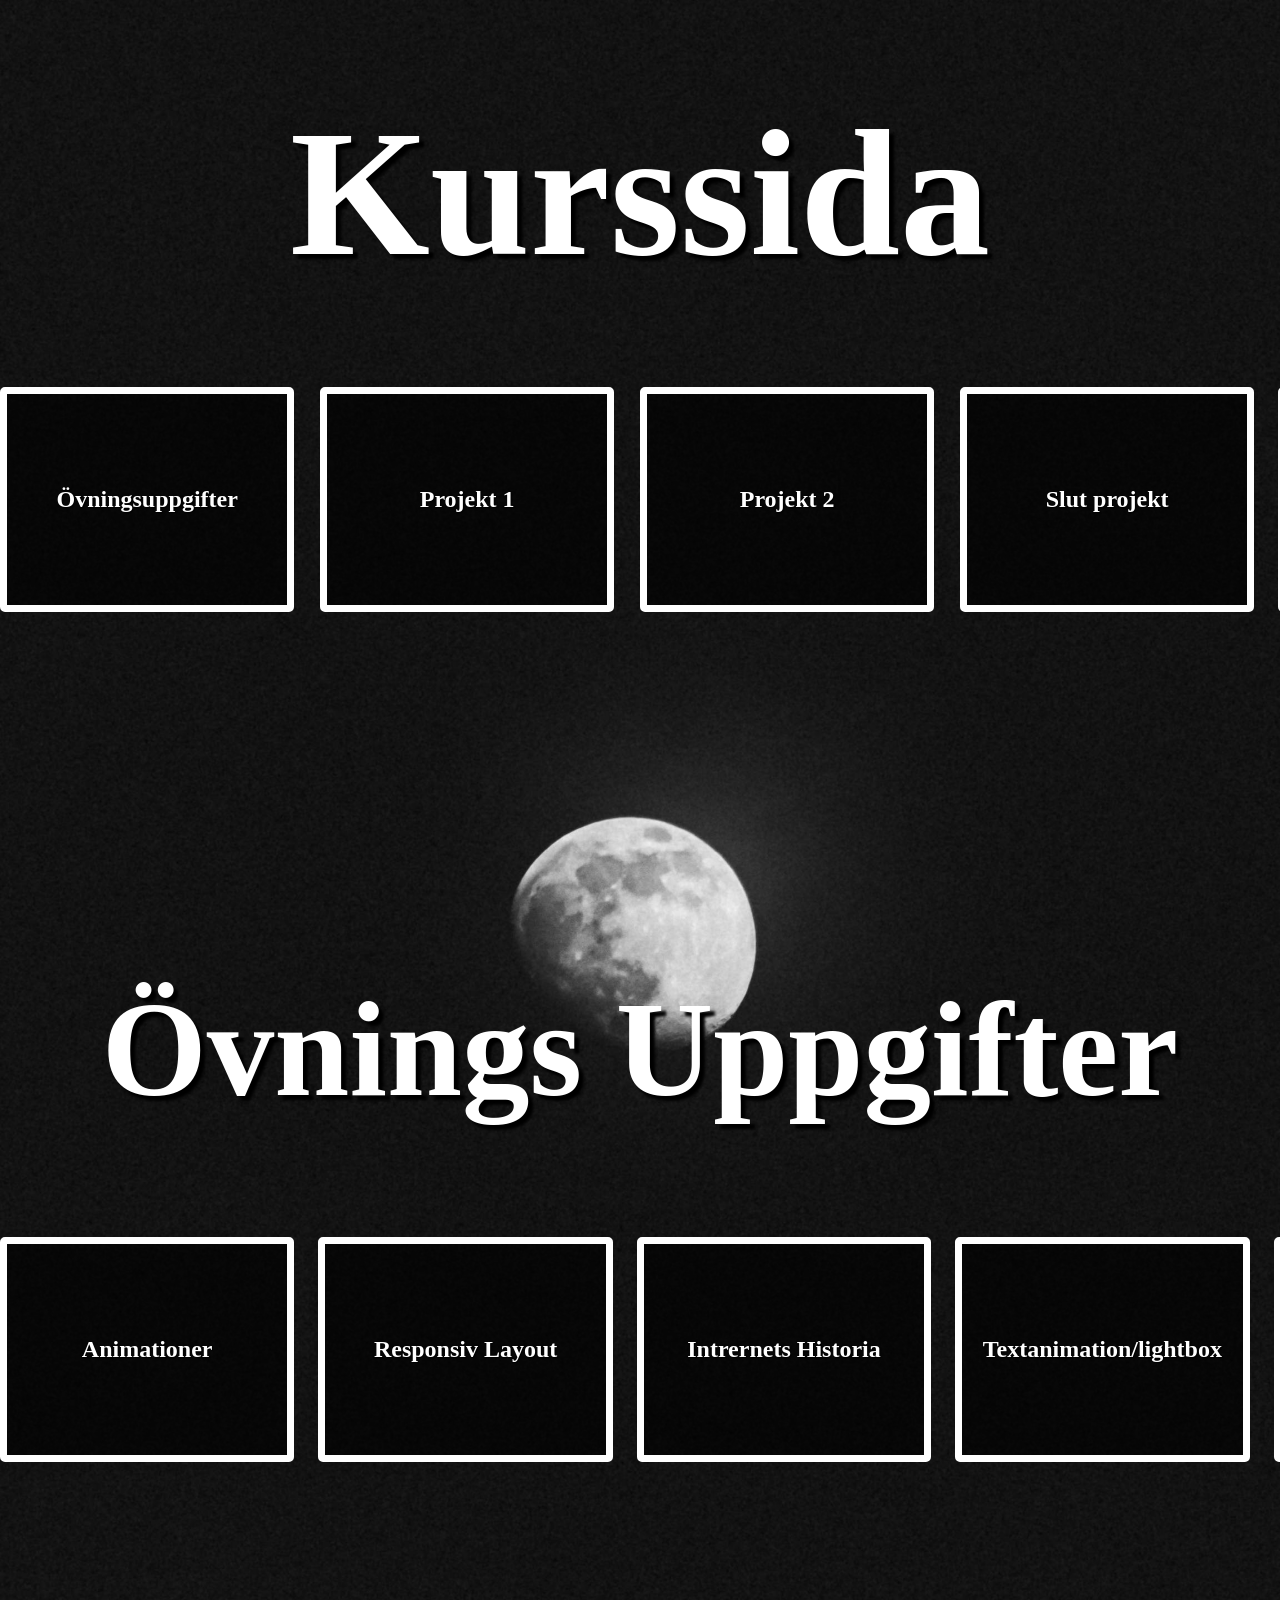
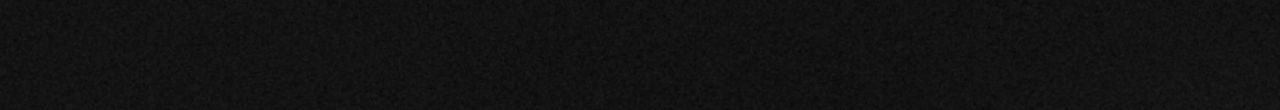
<file: index.html>
<!DOCTYPE html>
<html lang="en">
<head>
    <meta charset="UTF-8">
    <meta name="viewport" content="width=device-width, initial-scale=1.0">
    <title>kurssida</title>
    <link rel="stylesheet" href="style.css">
</head>

<body>

    <div class="kurssida">Kurssida</div>

    <div class="carousel">
        <div class="group">
            <a href="#uppgift-sida">
                <div class="box">
                    <h1>Övningsuppgifter</h1>
                </div>
            </a>
            <a href="Projekt_1/index.html">
                <div class="box">
                    <h1>Projekt 1</h1>
                </div>
            </a>
            <a href="projekt_2/index.html">
                <div class="box">
                    <h1>Projekt 2</h1>
                </div>
            </a>   
            <a href="projekt3/index.html">
                <div class="box">
                    <h1>Slut projekt</h1>
                </div>
            </a>
        </div>
        <div area-hidden class="group">
            <a href="#uppgift-sida">
                <div class="box">
                    <h1>Övningsuppgifter</h1>
                </div>
            </a>
            <a href="Projekt_1/index.html">
                <div class="box">
                    <h1>Projekt 1</h1>
                </div>
            </a>
            <a href="projekt_2/index.html">
                <div class="box">
                    <h1>Projekt 2</h1>
                </div>
            </a>   
            <a href="projekt3/index.html">
                <div class="box">
                    <h1>Projekt 3</h1>
                </div>   
            </a>
        </div>
    </div>
    <div class="titel-sida-2">Övnings Uppgifter</div>

    <div class="carousel">
        <div class="group">
            <div id="uppgift-sida">
                <div class="uppgifter">
                    <a href="ovningar/Animationer/index.html">
                        <div class="box1">
                            <h1>Animationer</h1>
                        </div>
                    </a>
                    <a href="ovningar/responsiv/responsiv.html">
                        <div class="box1">
                            <h1>Responsiv Layout</h1>
                        </div>
                    </a>
                    <a href="ovningar/Internets_historia/index.html">
                        <div class="box1">
                            <h1>Intrernets Historia</h1>
                        </div>
                    </a>   
                    <a href="ovningar/textAnimation/textanimation.html">
                        <div class="box1">
                            <h1>Textanimation/lightbox</h1>
                        </div>
                    </a>

                    <a href="ovningar/sektion/index.html">
                        <div class="box1">
                            <h1>Sektion uppgift</h1>
                        </div>
                    </a>
                </div>
            </div>
        </div>

        <div area-hidden class="group">
            <div id="uppgift-sida">
                <div class="uppgifter">
                    <a href="ovningar/Animationer/index.html">
                        <div class="box1">
                            <h1>Animationer</h1>
                        </div>
                    </a>
                    <a href="ovningar/responsiv/responsiv.html">
                        <div class="box1">
                            <h1>Responsiv Layout</h1>
                        </div>
                    </a>
                    <a href="ovningar/Internets_historia/index.html">
                        <div class="box1">
                            <h1>Intrernets Historia</h1>
                        </div>
                    </a>   
                    <a href="ovningar/textAnimation/textanimation.html">
                        <div class="box1">
                            <h1>Textanimation</h1>
                        </div>
                    </a>

                    <a href="ovningar/sektion/index.html">
                        <div class="box1">
                            <h1>Sektion uppgift</h1>
                        </div>
                    </a>
                </div>
            </div>
        </div>
    </div>
    </div>
</body>
</html>
</file>
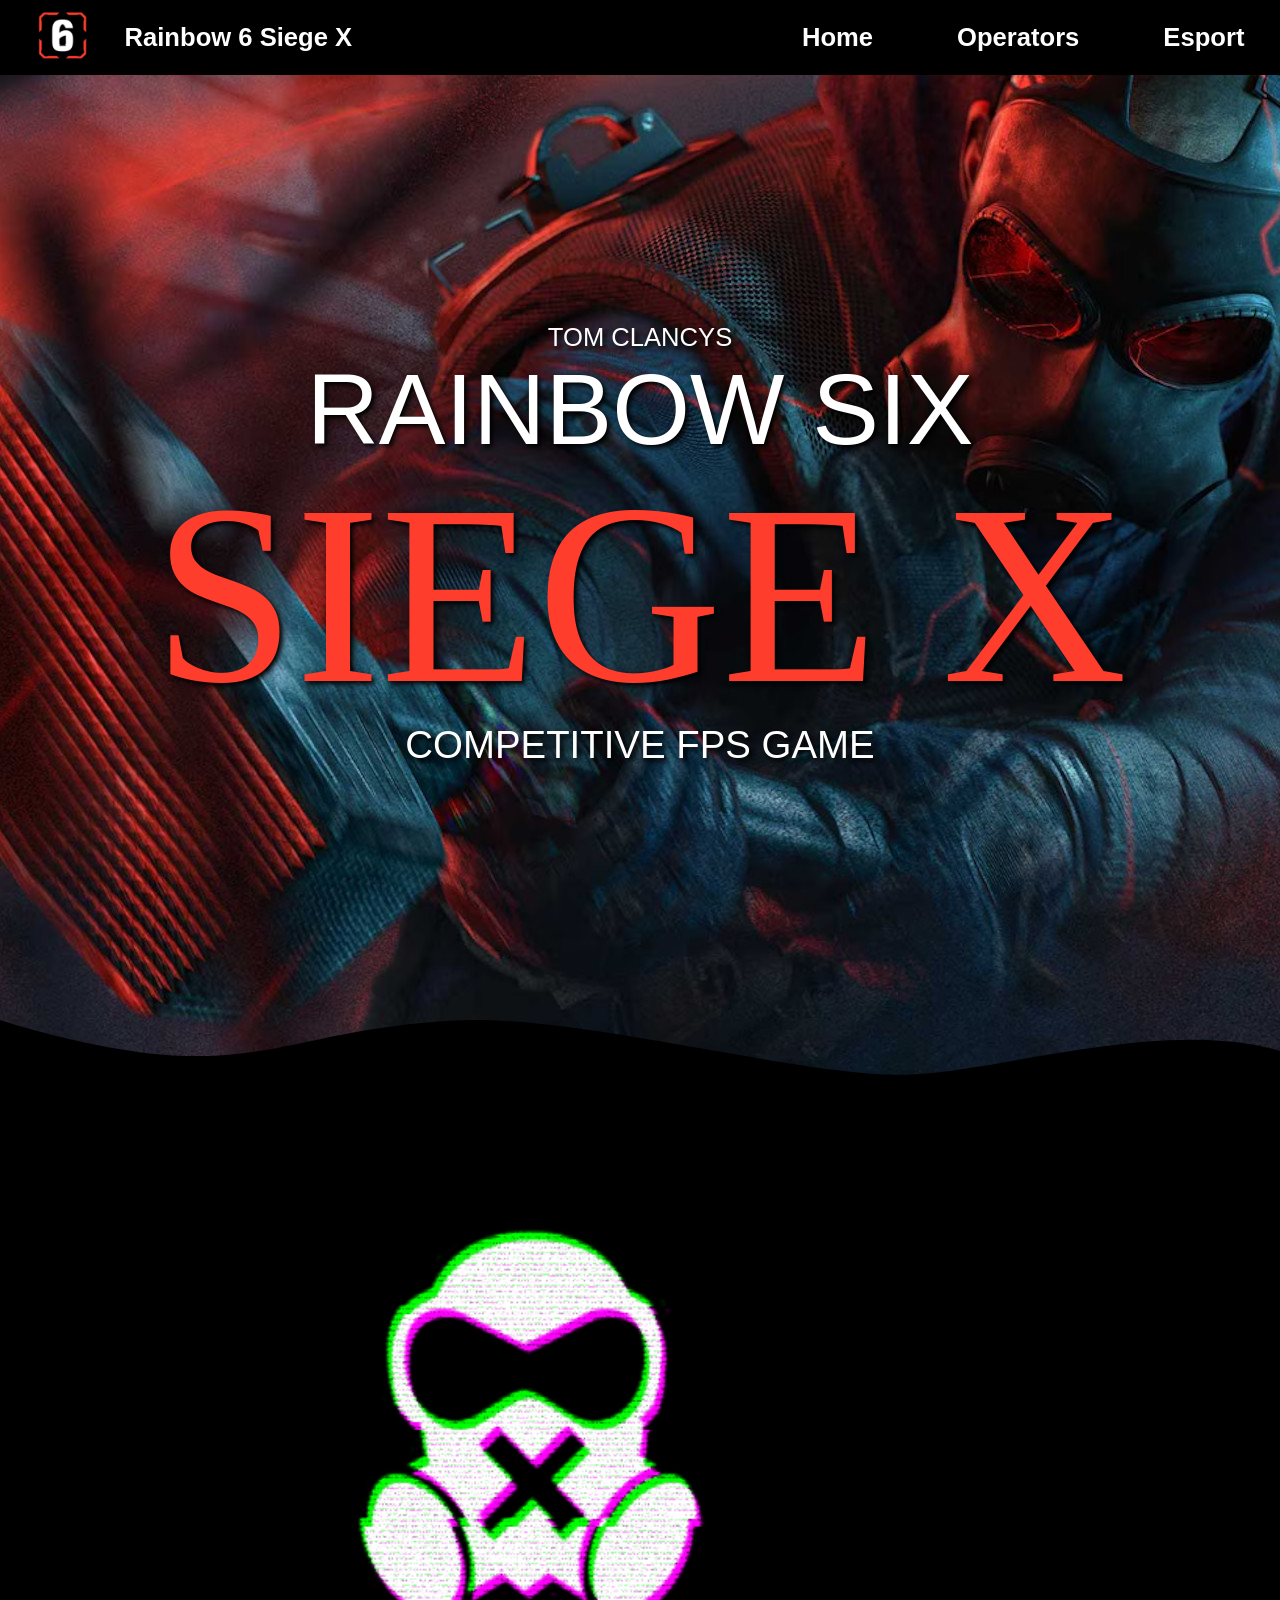
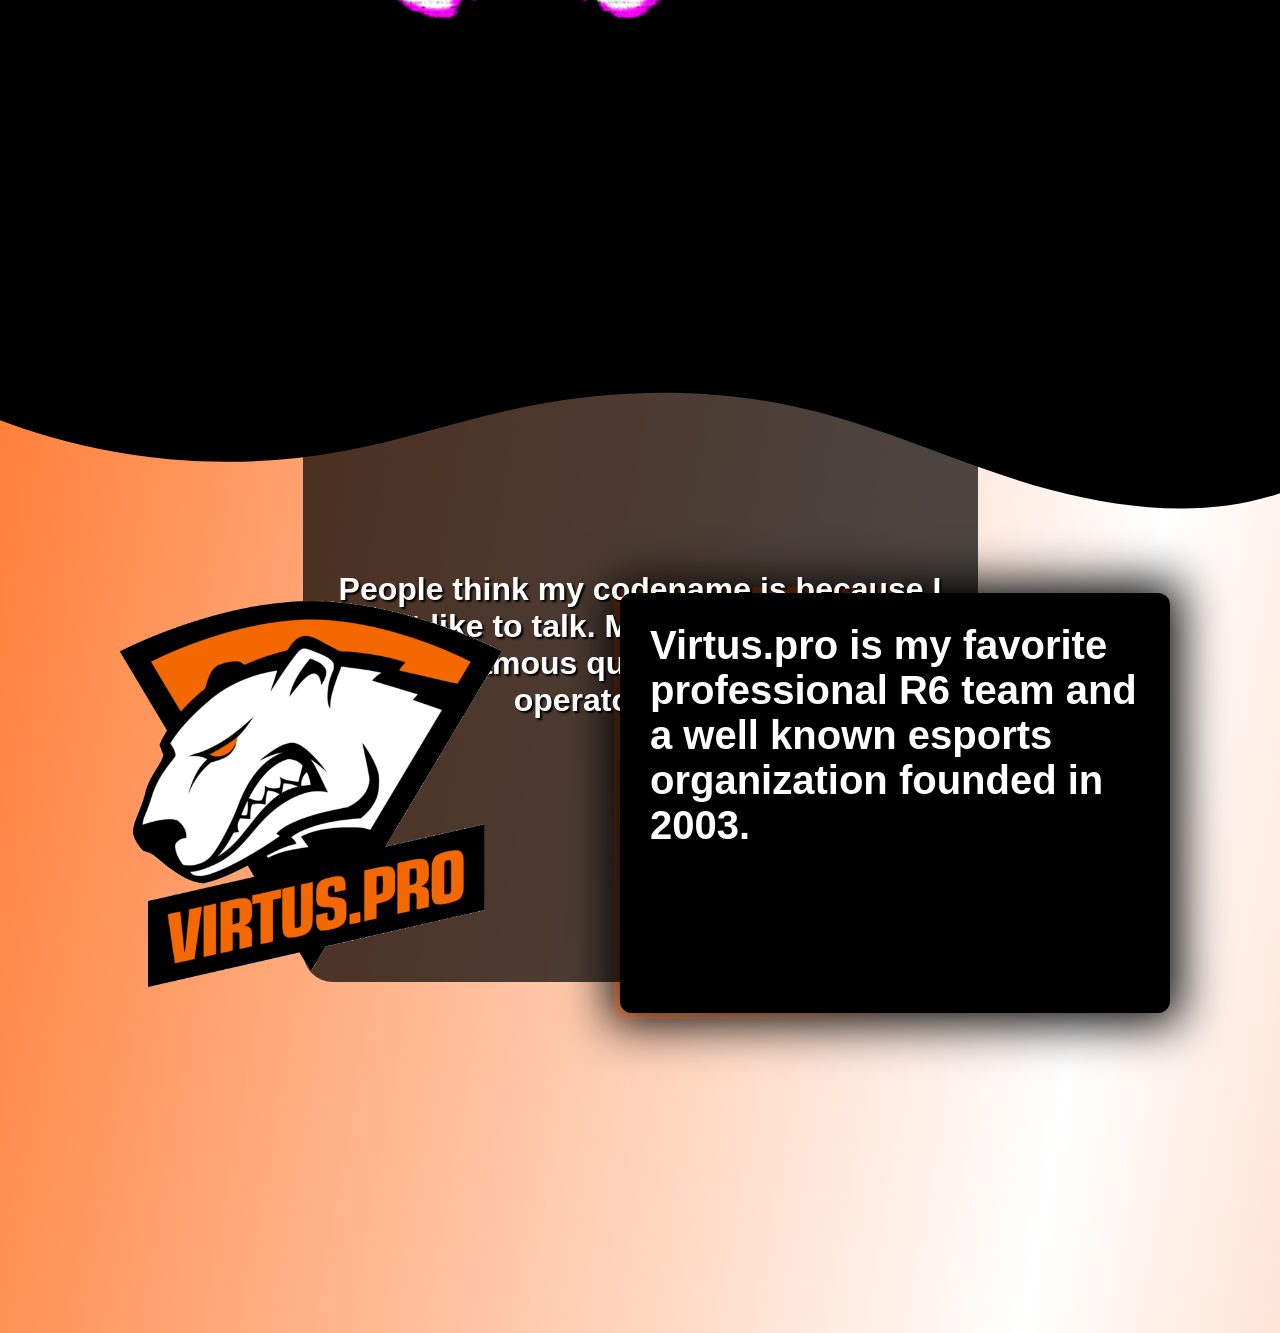
<file: Projekt_1/index.html>
<!DOCTYPE html>
<html lang="en">
<head>
    <meta charset="UTF-8">
    <meta name="viewport" content="width=device-width, initial-scale=1.0">
    <title>Rainbow 6 Siege X</title>
    <link rel="stylesheet" href="style.css">
</head>
<body>
    <header>
        <div class="header_box">
            <div class="left">
                <a href="../index.html"><img src="image.png" alt="Logo"></a>
                <a href="#">Rainbow 6 Siege X</a>
            </div>
            <div class="right">
                <a href="#">Home</a>
                <a href="#operator">Operators</a>
                <a href="#esports_tab">Esport</a>
            </div>
        </div>
    </header>
    


    <div class="introduction">
        <div class="herotext">
            <p class="TOM_CLANCYS">TOM CLANCYS</p>
            <p class="RAINBOW_6">RAINBOW SIX</p>
            <p class="SIEGE_X">SIEGE X</p>
            <p class="Competitive_FPS_Game">COMPETITIVE FPS GAME</p>
        </div>

    </div>
        <div class="wave">
            <svg data-name="Layer 1" xmlns="http://www.w3.org/2000/svg" viewBox="0 0 1200 120" preserveAspectRatio="none">
            </svg>
        </div>

    <div class="operator" id="operator">
        <div class="left_o">
            <img src="mute.gif" alt="">
        </div>
    

        <div class="right_o"> 
            <p class="Denari_text"W>People think my codename is because I don't like to talk. Maybe I just don't like you." - Famous quote from my fovorite operator "Mute".
            </p>
        </div>
    </div>
        <div class="wave2">
            <svg data-name="Layer 1" xmlns="http://www.w3.org/2000/svg" viewBox="0 0 1200 120" preserveAspectRatio="none">
                <path d="M321.39,56.44c58-10.79,114.16-30.13,172-41.86,82.39-16.72,168.19-17.73,250.45-.39C823.78,31,906.67,72,985.66,92.83c70.05,18.48,146.53,26.09,214.34,3V0H0V27.35A600.21,600.21,0,0,0,321.39,56.44Z" class="shape-fill"></path>
            </svg>
        </div>


    <div class="esports_tab" id="esports_tab">

        <div class="left-box"></div>

        <div class="right-box">
            <p class="right-box-txt">Virtus.pro is my favorite professional R6 team and a well known esports organization founded in 2003.</p>
        </div>

    </div>
</body>
</html>
</file>
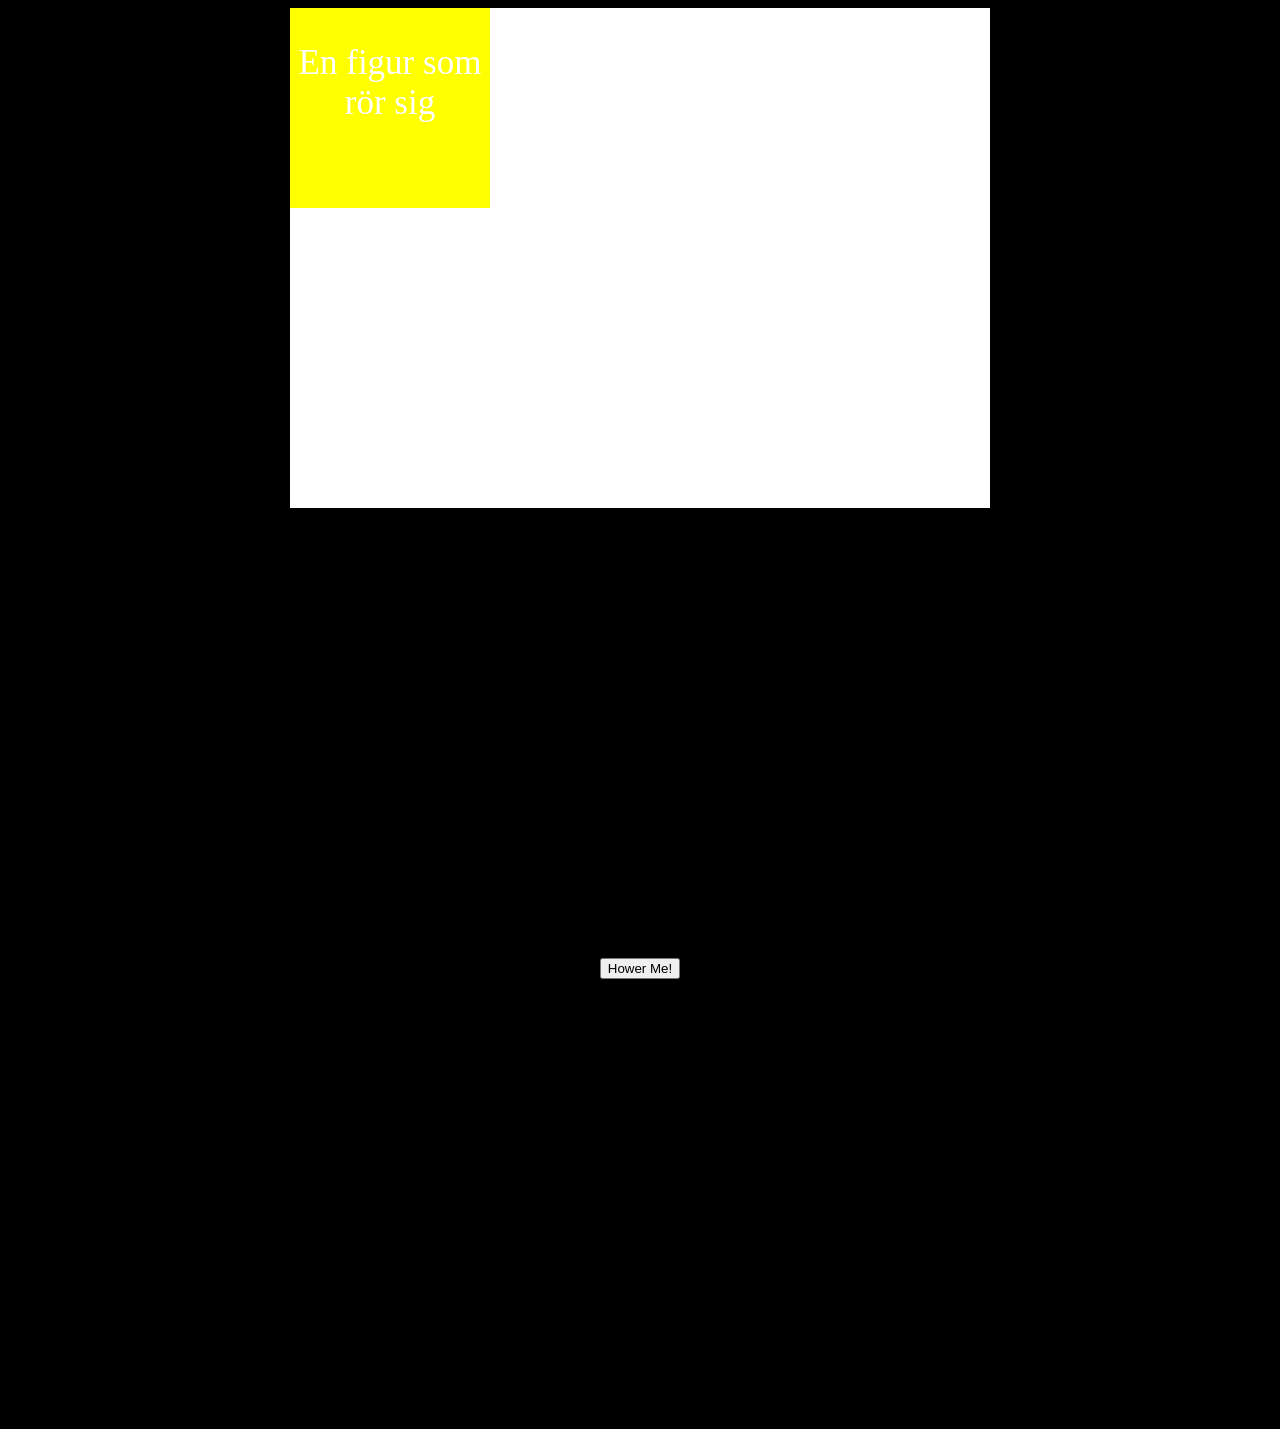
<file: ovningar/Animationer/index.html>
<!DOCTYPE html>
<html lang="en">
<head>
    <meta charset="UTF-8">
    <meta name="viewport" content="width=device-width, initial-scale=1.0">
    <title>Animationer</title>
    <link rel="stylesheet" href="style.css">
</head>
<body>
    <div class="animation-container">
        <div class="cube"><p class="text">En figur som rör sig</p></div>
    </div>
    <div class="knopka">
        <button class="btn">Hower Me!</button>
    </div>
</body>
</html>
</file>
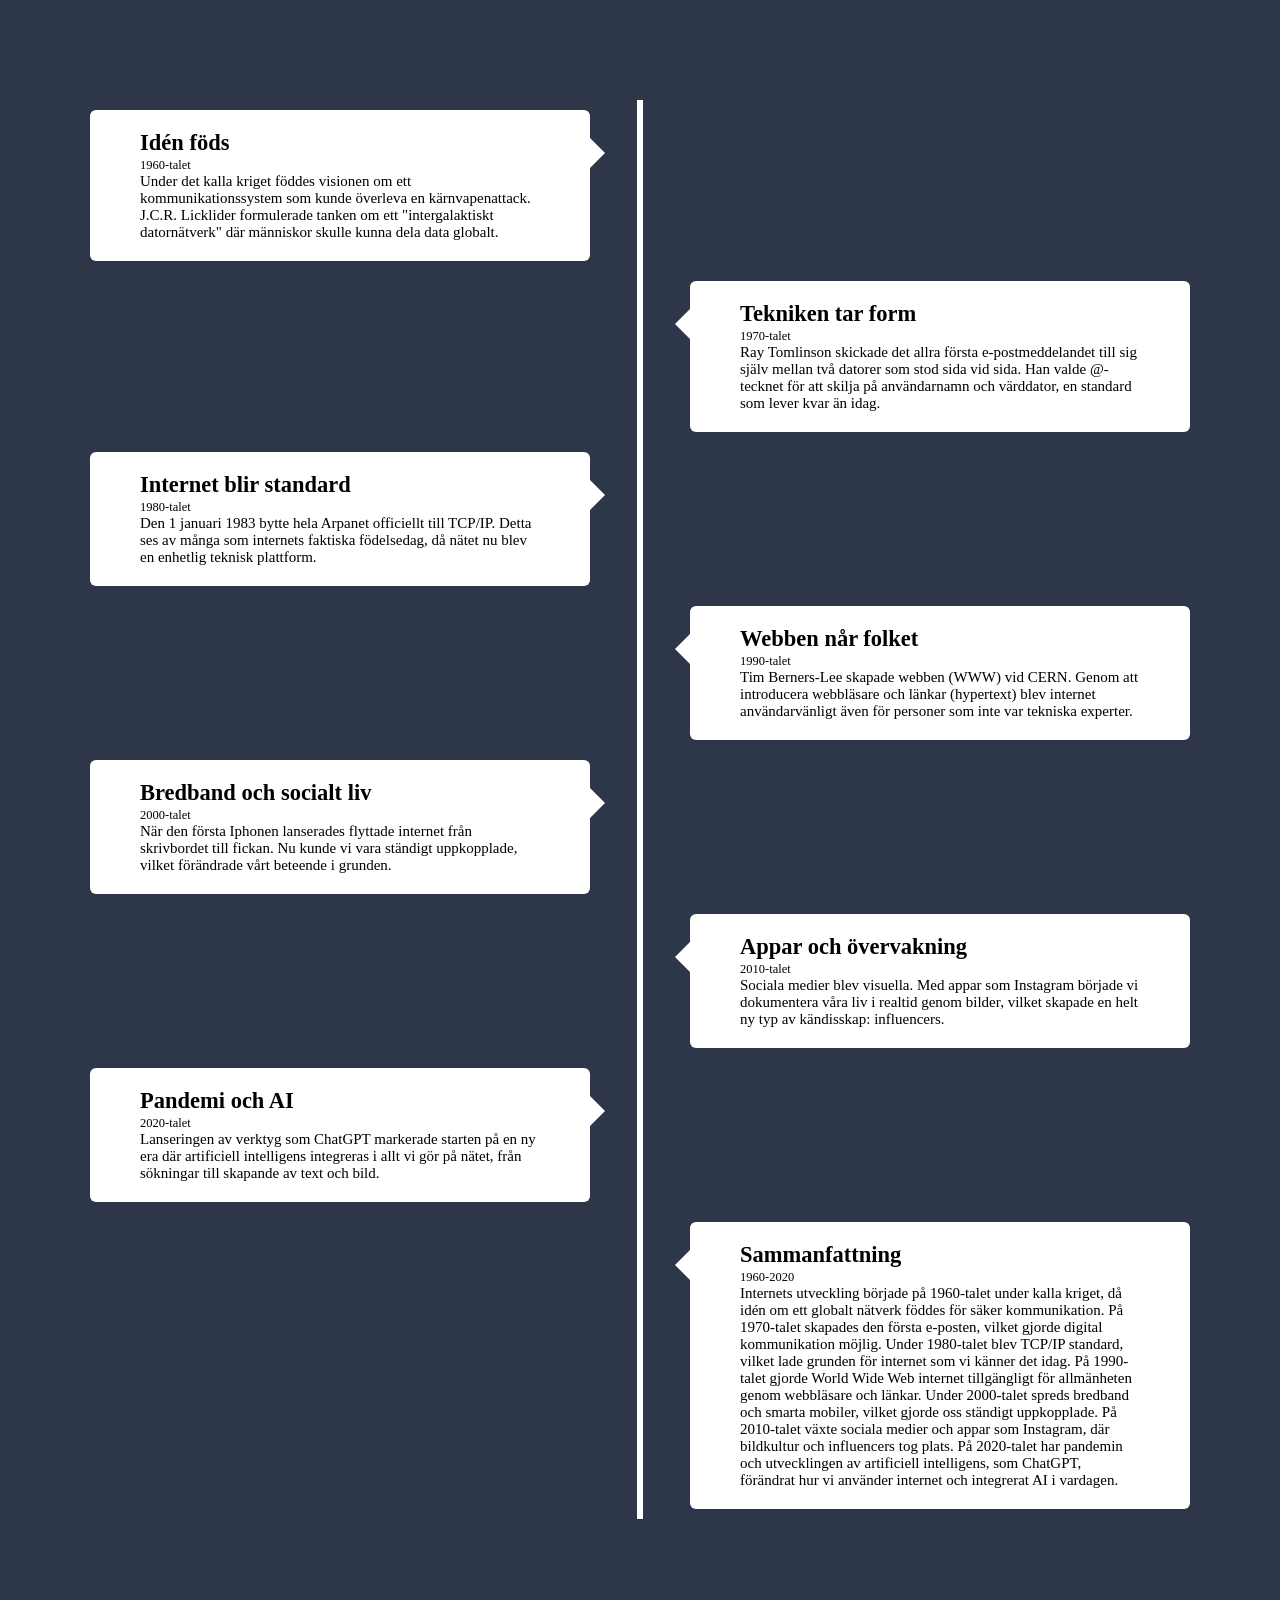
<file: ovningar/Internets_historia/index.html>
<!DOCTYPE html>
<html lang="en">
<head>
    <meta charset="UTF-8">
    <meta name="viewport" content="width=device-width, initial-scale=1.0">
    <title>Tidslinje</title>
    <link rel="stylesheet" href="style.css">
</head>
<body>
    <div class="timeline">

        <div class="container left-container">
            <div class="textbox">
                <h2>Idén föds</h2>
                <small>1960-talet</small>
                <p>Under det kalla kriget föddes visionen om ett kommunikationssystem som kunde överleva en kärnvapenattack. J.C.R. Licklider formulerade tanken om ett "intergalaktiskt datornätverk" där människor skulle kunna dela data globalt.</p>
                <span class="left-container-arrow"></span>
            </div>
        </div>

        <div class="container right-container">
            <div class="textbox">
                <h2>Tekniken tar form</h2>
                <small>1970-talet</small>
                <p>Ray Tomlinson skickade det allra första e-postmeddelandet till sig själv mellan två datorer som stod sida vid sida. Han valde @-tecknet för att skilja på användarnamn och värddator, en standard som lever kvar än idag.</p>
                <span class="right-container-arrow"></span>
            </div>
        </div>
        

        <div class="container left-container">
            <div class="textbox">
                <h2>Internet blir standard</h2>
                <small>1980-talet</small>
                <p>Den 1 januari 1983 bytte hela Arpanet officiellt till TCP/IP. Detta ses av många som internets faktiska födelsedag, då nätet nu blev en enhetlig teknisk plattform.</p>
                <span class="left-container-arrow"></span>
            </div>
        </div>
        

        <div class="container right-container">
            <div class="textbox">
                <h2>Webben når folket</h2>
                <small>1990-talet</small>
                <p>Tim Berners-Lee skapade webben (WWW) vid CERN. Genom att introducera webbläsare och länkar (hypertext) blev internet användarvänligt även för personer som inte var tekniska experter.</p>
                <span class="right-container-arrow"></span>
            </div>
        </div>
        

        <div class="container left-container">
            <div class="textbox">
                <h2>Bredband och socialt liv</h2>
                <small>2000-talet</small>
                <p>När den första Iphonen lanserades flyttade internet från skrivbordet till fickan. Nu kunde vi vara ständigt uppkopplade, vilket förändrade vårt beteende i grunden.</p>
                <span class="left-container-arrow"></span>
            </div>
        </div>


        <div class="container right-container">
            <div class="textbox">
                <h2>Appar och övervakning</h2>
                <small>2010-talet</small>
                <p>Sociala medier blev visuella. Med appar som Instagram började vi dokumentera våra liv i realtid genom bilder, vilket skapade en helt ny typ av kändisskap: influencers.</p>
                <span class="right-container-arrow"></span>
            </div>
        </div>
        

        <div class="container left-container">
            <div class="textbox">
                <h2>Pandemi och AI</h2>
                <small>2020-talet</small>
                <p>Lanseringen av verktyg som ChatGPT 
                    markerade starten på en ny era 
                    där artificiell intelligens integreras 
                    i allt vi gör på nätet, från sökningar 
                    till skapande av text och bild.</p>
                    <span class="left-container-arrow"></span>
            </div>
        </div>

        <div class="container right-container">
            <div class="textbox">
                <h2>Sammanfattning</h2>
                <small>1960-2020</small>
                <p>Internets utveckling började på 1960-talet under kalla kriget, då idén om ett globalt nätverk föddes för säker kommunikation. På 1970-talet skapades den första e-posten, vilket gjorde digital kommunikation möjlig. Under 1980-talet blev TCP/IP standard, vilket lade grunden för internet som vi känner det idag.

                På 1990-talet gjorde World Wide Web internet tillgängligt för allmänheten genom webbläsare och länkar. Under 2000-talet spreds bredband och smarta mobiler, vilket gjorde oss ständigt uppkopplade. På 2010-talet växte sociala medier och appar som Instagram, där bildkultur och influencers tog plats.

                På 2020-talet har pandemin och utvecklingen av artificiell intelligens, som ChatGPT, förändrat hur vi använder internet och integrerat AI i vardagen.</p>
                <span class="right-container-arrow"></span>
            </div>
        </div>

    </div>
</body>
</html>
</file>
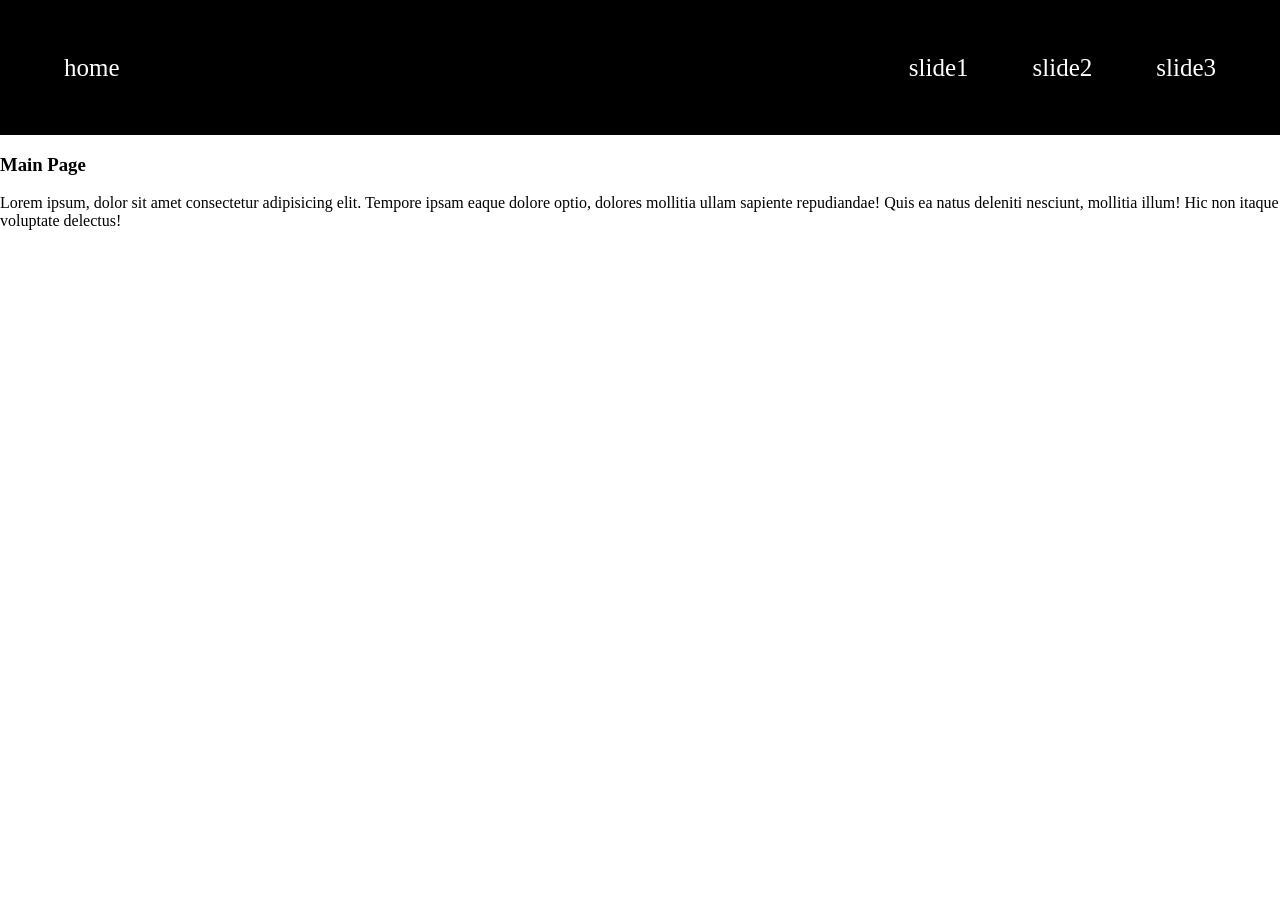
<file: ovningar/sektion/index.html>
<!DOCTYPE html>
<html lang="en">
<head>
    <meta charset="UTF-8">
    <meta name="viewport" content="width=device-width, initial-scale=1.0">
    <title>Sektion uppgift</title>
    <link rel="stylesheet" href="style.css">
    <link rel="stylesheet" href="https://cdnjs.cloudflare.com/ajax/libs/font-awesome/4.7.0/css/font-awesome.min.css">
</head>
<body> 

<div class="hamburger">
    <a href="javascript:void(0);" class="icon" onclick="myFunction()">
    <i class="fa fa-bars"></i>
    </a>
</div>

<nav id="navbar">
    <div class="leftside">
        <ul>
            <li><a href="">home</a></li>
        </ul>
    </div>

    <div class="rightside">
        <ul>
            <li><a href="">slide1</a></li>
            <li><a href="">slide2</a></li>
            <li><a href="">slide3</a></li>
        </ul>
    </div>
</nav>

<main>
    <h3>Main Page</h3>
    <p>Lorem ipsum, dolor sit amet consectetur adipisicing elit. Tempore ipsam eaque dolore optio, dolores mollitia ullam sapiente repudiandae! Quis ea natus deleniti nesciunt, mollitia illum! Hic non itaque voluptate delectus!</p>
</main>
<script src="script.js"></script>

<script>
let refreshed = false;

function checkWidth() {
  const width = window.innerWidth;

  if (width >= 600 && width) {
    refreshed = true;
    location.reload();
  }
}

window.addEventListener("resize", checkWidth);
</script>
</body>
</html>
</file>
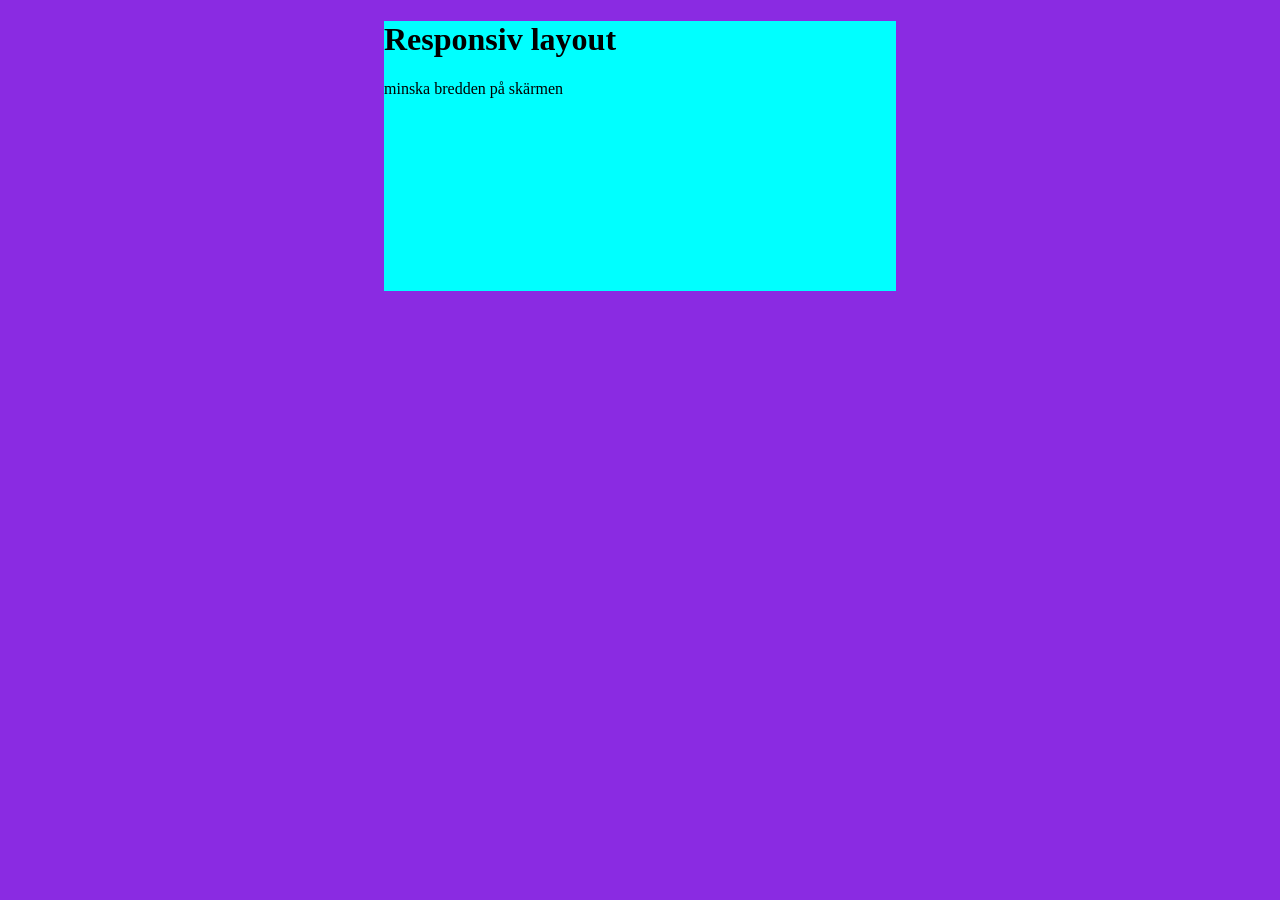
<file: ovningar/responsiv/responsiv.html>
<!DOCTYPE html>
<html lang="en">
<head>
    <meta charset="UTF-8">
    <meta name="viewport" content="width=device-width, initial-scale=1.0">
    <title>Responsiv layout</title>
    <link rel="stylesheet" href="responsiv.css">
</head>
<body>
    <div class="container">
        <h1>Responsiv layout</h1>
        <p>minska bredden på skärmen</p>
    </div>
</body>
</html>
</file>
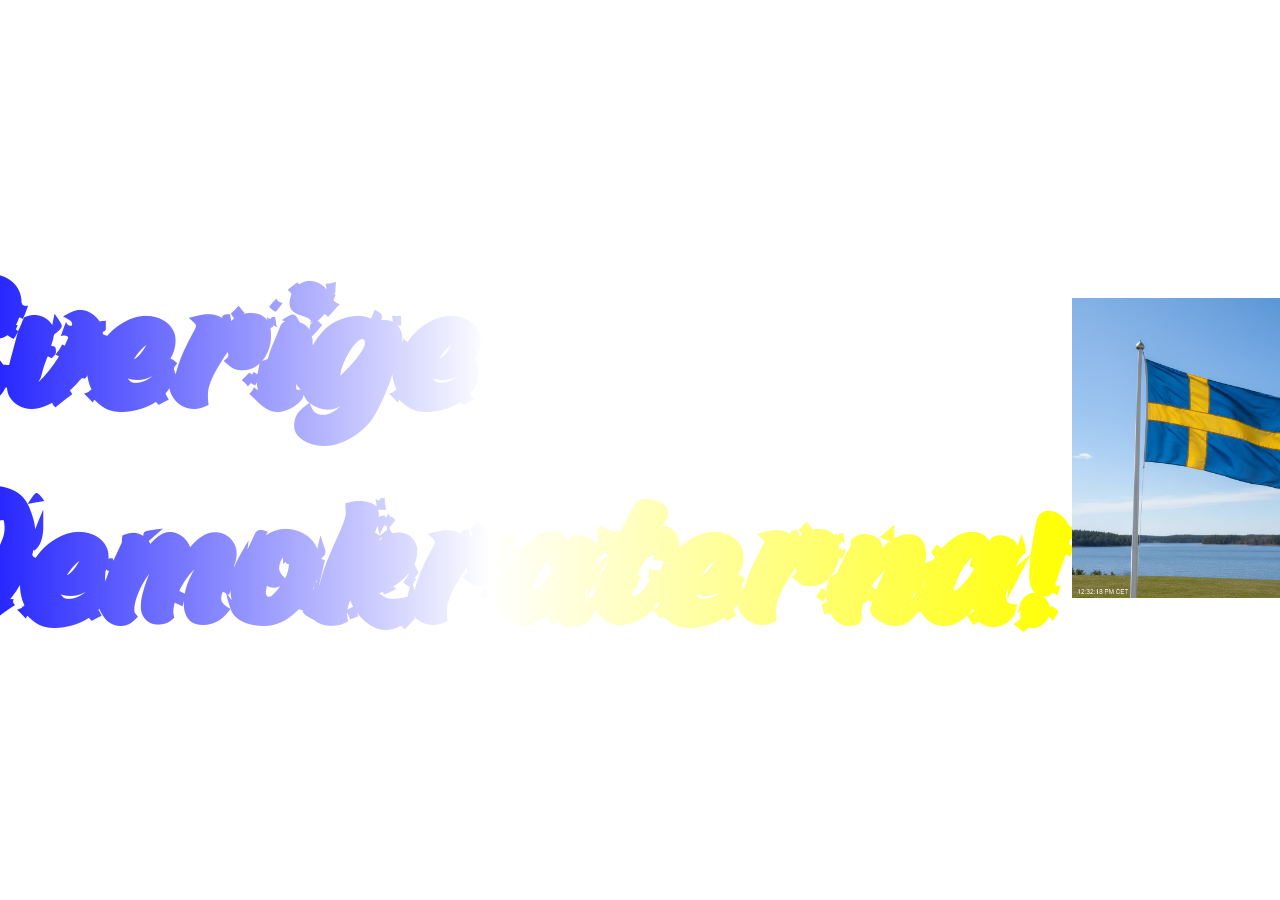
<file: ovningar/textAnimation/textanimation.html>
<!DOCTYPE html>
<html lang="en">
<head>
    <meta charset="UTF-8">
    <meta name="viewport" content="width=device-width, initial-scale=1.0">
    <title>Textanimation</title>

    <link rel="stylesheet" href="textanimation.css">
    <link rel="stylesheet" href="../../lightbox2-2.11.4/dist/css/lightbox.css">
</head>
<body>

<div class="container">
    <h1>Sverige Demokraterna!</h1>

    <a href="image.png" data-lightbox="gallery" data-title="Min bild">
        <img src="image.png" width="300">
    </a>
</div>

<script src="../../lightbox2-2.11.4/dist/js/lightbox-plus-jquery.js"></script>
</body>
</html>
</file>
<file: style.css>
*{
    box-sizing: border-box;
}

.kurssida {
    text-shadow: 5px 5px 3px black;
    margin-top: 10vh;
    margin-bottom: 10vh;
    display: flex;
    justify-content: center;
    align-items: center;
    font-size: 20vh;
    color: white;
    font-weight: 900;
}

.box{
    flex: 0 0 25vh;
    display: flex;
    align-items: center;
    justify-content: center;
    
    text-shadow: 1px 1px 1px rgb(0, 0, 0);
    border: 5px solid white;
    background-color: rgba(0, 0, 0, 0.639);
    width: 23vw;
    height: 25vh;
    border-radius: 5px;
    border-width: 7px;
}

h1{
    font-weight: 900;
    font-size: x-large;
}


body{
    background-color: black;
    background-image: url(Startbakgrund.jpg);
    background-size: cover;
    height: 180vh;
    margin: 0rem;   
}

body::-webkit-scrollbar {
    display: none;
}

.carousel{
    display: flex;
    overflow-x:auto ;
}
.carousel::-webkit-scrollbar {
    display: none;
}

.group{
    display: flex;
    justify-content: space-evenly;
    gap: 2vw;
    animation: spin 20s infinite linear;
    padding-right: 1.5em;
}
.group :hover{
    text-decoration:underline;
}

a {
    color: white;
    text-decoration: none;
    font-size: 40px;

}

a:hover {
    color: white;
}

a:hover .box{
    border: 6px solid white;
}

a:hover h1 {
    color: white;
}

@keyframes spin {
    from {translate: 0}
    to {translate: -100%;}
}

.uppgifter{
    gap: 1.5rem;
    margin-top: 7%;
    margin-left:0;
    display: flex;
}

.titel-sida-2 {
    text-shadow: 5px 5px 3px black;
    margin-top: 40vh;
    display: flex;
    justify-content: center;
    align-items: center;
    font-size: 15vh;
    color: white;
    font-weight: 900;
}

.box1{
    flex: 0 0 25vh;
    display: flex;
    align-items: center;
    justify-content: center;
    
    text-shadow: 1px 1px 1px rgb(0, 0, 0);
    border: 5px solid white;
    background-color: rgba(0, 0, 0, 0.639);
    width: 23vw;
    height: 25vh;
    border-radius: 5px;
    border-width: 7px;
}

.box1:hover {
    transform: (1.01);
    text-decoration: underline;
}
html {
  scroll-behavior: smooth;
}
</file>
<file: Projekt_1/style.css>
* {
    margin: 0;
    padding: 0;
    box-sizing: border-box;
    font-family: 'Roboto', sans-serif;
}

.header_box {
    z-index: 999;
    position: fixed;
    display: flex;
    justify-content: space-between;
    align-items: center;
    background-color: black;
    padding: 0 2%;
    height: 75px;
    width: 100vw;
}

.left, .right {
    display: flex;
    align-items: center;
    gap: 1rem;
}

.right {
    gap: clamp(1rem, 5vw, 4rem);
}

a {
    text-decoration: none;
    color: white;
    font-weight: bold;
    font-size: clamp(16px, 2vw, 40px);
    padding: 10px;
    transition: 0.5s;
}

a:hover {
    color: rgb(243, 87, 87);
}

header img {
    max-height: 50px;
    width: auto;
}

.introduction {
    text-shadow: 3px 3px 5px #000;
    display: flex;
    justify-content: center;
    align-items: center;
    text-align: center;
    background-image: url("Sledge_background.png");
    background-size: cover;
    background-position: center;
    height: 120vh;
    flex-direction: column;
    padding: 0 2%;
    z-index: -1;
}

.TOM_CLANCYS {
    padding-top: 1vh;
    color: white;
    font-size: clamp(20px, 2vw, 30px);
}

.RAINBOW_6 {
    color: white;
    font-size: clamp(50px, 10vw, 100px);
}

.SIEGE_X {
    font-family: 'Times New Roman', Times, serif;
    color: rgb(255, 61, 45);
    font-size: clamp(100px, 20vw, 300px);
    line-height: 1;
}

.Competitive_FPS_Game {
    color: white;
    font-size: clamp(20px, 3vw, 40px);
}


.left_o, .right_o {
    flex: 1 1 75vh; 
    max-width: 75vh;
    height: 75vh;
    border-radius: 30px;
    overflow: hidden;
}
.left_o img{
    height: 1000px;
    width: 1000px;
    margin-top: -270px;
    margin-left: -260px;
}

body::-webkit-scrollbar {
    display: none;
}
.right_o {
    background-color: rgba(0, 0, 0, 0.7);
    display: flex;
    align-items: center;
    justify-content: center;
}

.Denari_text {
    color: rgb(255, 255, 255);
    font-size: clamp(16px, 2vw, 40px);
    padding: 2rem;
    text-align: center;
    font-size: 2rem;
    font-weight: 900;
    text-shadow: 2px 2px 2px #000;
}


html {
  scroll-behavior: smooth;
}

@keyframes gradientMove {
  0% { background-position: 0% 50%; }
  50% { background-position: 100% 50%; }
  100% { background-position: 0% 50%; }
}
.left-box{
    color: white;
    height: 400px;
    width: 400px;
    background-image: url(VPLOGO.png);
    background-size: cover;
}

.esports_tab{
    display: flex;
    justify-content: space-evenly;
    height: 90vh;
    padding-top:70px;
}


.operator {
    display: flex;
    flex-wrap: wrap;
    justify-content: center;
    gap: 5%;
    animation: gradientMove 5s ease infinite;
    background-color:black;
    background-size: cover;
    height: 100vh;
    padding-top: 100px;
}

.right-box-txt{
    padding: 30px; 
}
.right-box{
    color: white;
    background-color: black;
    height: 420px;
    width: 550px;
    text-shadow: 2px 2px 2px black;
    font-size: 40px;
    font-weight: 900;
    position: relative;
    border-radius: 12px;
}

.right-box::after{
    content: '';
    --angle: 0deg;
    position: absolute;
    inset: -6px;
    z-index: -1;
    background-image: conic-gradient(
        from var(--angle),
        transparent 50%,
        #ff5a00
    );
    border-radius: inherit;
    animation: spin 3s linear infinite;
}

.right-box::before{
    content: '';
    position: absolute;
    inset: -10px;
    background-color: black;
    filter: blur(1.5rem);
    z-index: -2;
}

@property --angle{
    syntax: "<angle>";
    inherits: false;
    initial-value: 0deg;
}

@keyframes spin{
    from{ --angle:0deg; }
    to{ --angle:360deg; }
}
body{
    animation: gradientMove 5s ease infinite;
    background: linear-gradient(280deg,#ff5a00,white,#ff5a00);
    background-size: 200%;      
}
.wave2{
    margin-top:-0.1%;
}

.wave{
    overflow:hidden;
    position:relative;
    margin-top: -120px;
}
.wave::before{ 
    content:'';
    font-family:'shape divider from ShapeDividers.com';
    position: absolute;
    z-index: 99;
    pointer-events: none;
    background-repeat: no-repeat;
    bottom: -0.1vw;
    left: -0.1vw;
    right: -0.1vw;
    top: -0.1vw; 
    background-size: 100% 90px;
    background-position: 50% 100%;  background-image: url('data:image/svg+xml;charset=utf8, <svg xmlns="http://www.w3.org/2000/svg" viewBox="0 0 35.28 2.17" preserveAspectRatio="none"><path d="M35.28 1.16c-3.17-.8-7.3.4-10.04.56-2.76.17-9.25-1.47-12.68-1.3-3.42.16-4.64.84-7.04.86C3.12 1.31 0 .4 0 .4v1.77h35.28z" fill="%23000000"/></svg>'); 
}

@media (min-width:2100px){
    .wave::before{
    background-size: 100% calc(2vw + 90px);
    }
}
</file>
<file: ovningar/Animationer/style.css>
body{
    background-color: black;
}

.cube{
    width:200px;
    height:200px;
    background-color: yellow;
    position: absolute;
    animation: move-cube 5s linear infinite;
}
.animation-container{
    width: 700px;
    height: 500px;
    background-color: white;
    position: relative;
    margin: 0 auto;

}
@keyframes move-cube{
    0%{
        top: 0;
        left: 0;
        border-radius: o;
        background-color: darkblue;
    }
    25%{
        top: 0px;
        left: 500px;
        border-radius: 50%;
        background-color: darkcyan;
    }
    50%{
        top: 300px;
        left: 500px;
        border-radius: 50%;
        background-color: darkgreen;
    }
    75%{
        top: 300px;
        left: 0px;
        border-radius: 50%;
        background-color: cyan;
    }
    100%{
        top: 0px;
        left: 0px;
        background-color: lightcyan;
    }
}

@keyframes blink {
    0%, 100% {
        opacity: 1;
    }
    50%{
        opacity: 0;
    }
}
.text {
    font-size: 35px;
    color: white;
    animation: blink 0.5s infinite;
    text-align: center;
}

.knopka{
    display: flex;
    justify-content: center;
    margin-top: 50vh;
    margin-bottom: 50vh;
}
</file>
<file: ovningar/Internets_historia/style.css>
*{
    margin: 0;
    padding: 0;
    box-sizing: border-box;
}
body{
    background: #2e364a;
}
.timeline{
    position:relative;
    margin: 100px auto;
    max-width: 1200px;
}

.container{
    padding: 10px 50px;
    position: relative;
    width: 50%;
    animation: movedown 1s linear forwards;
    opacity: 0;
}

@keyframes movedown {
    0%{
        opacity: 1;
        transform: translateY(-30px);
    }
    100%{
        opacity: 1;
        transform: translateY(0px);
    }
    
}

.container:nth-child(1){
    animation-delay: 0s;
}

.container:nth-child(2){
    animation-delay: 1s;
}
.container:nth-child(3){
    animation-delay: 2s;
}
.container:nth-child(4){
    animation-delay: 3s;
}
.container:nth-child(5){
    animation-delay: 4s;
}
.container:nth-child(6){
    animation-delay: 5s;
}
.container:nth-child(7){
    animation-delay: 6s;
}
.container:nth-child(8){
    animation-delay: 7s;
}
.textbox{
    padding: 20px 50px;
    background: #fff;
    position: relative;
    border-radius: 6px;
    font-size: 15px;
}
.left-container{
    left: 0;
}
.right-container{
    left: 50%   ;
}
.timeline::after {
    content:'';
    position: absolute;
    width: 6px;
    height: 100%;
    background: #fff;
    top: 0;
    left: 50%;
    margin-left:-3px;
    z-index: -1;
    animation: moveline 6s linear forwards;
}

@keyframes moveline{
    0%{
        height: 0;
    }
    100%{
        height:100%;
    }
}

.text-box h2{
    font-weight: 600;
}
.text-box h2{
    font-weight: 600;
}
.text-box small{
    display: inline-block;
    margin-bottom: 15px;
}
.left-container-arrow{
    height: 0;
    width: 0;
    position: absolute;
    top: 28px;
    z-index: 1;
    border-top:15px solid transparent;
    border-bottom:15px solid transparent;
    border-left:15px solid #fff;
    right: -15px;
}
.right-container-arrow{
    height: 0;
    width: 0;
    position: absolute;
    top: 28px;
    z-index: 1;
    border-top:15px solid transparent;
    border-bottom:15px solid transparent;
    border-right:15px solid #fff;
    left: -15px;
}
</file>
<file: ovningar/sektion/style.css>
body{
    margin: 0%;
}

nav {
    align-items: center;
    height: 15vh;
    display: flex;
    justify-content: space-between;
    background-color: black;
}

nav ul{
    display: flex;
    list-style-type: none;
    padding: 0;
}

nav a{
    font-size: 25px;
    text-decoration: none;
    color: white;
    display: block;
}
.rightside ul li{
    margin-right: 5vw;
}

.rightside ul li:nth-of-type(3) {
    margin-right: 5vw;
}
.leftside{
    margin-left: 5vw;
}

.hamburger {
  display: none;
  color: white;
  padding: 14px 16px;
  text-decoration: none;
  font-size: 17px;
}

@media screen and (max-width: 1920px) {
    nav {
    align-items: center;
    height: 15vh;
    display: flex;
    justify-content: space-between;
    background-color: black;
}
}

@media screen and (max-width: 768px) {
    nav {
        display: flex;
        flex-direction: column;
        height: fit-content;
        align-items: flex-start;

    }

    .rightside,.leftside{
        margin-right: 0;
        margin-left: 0;
        /* display: block; */
    }
    .rightside ul {
        display: block;
        padding: 0;
        margin: 0;
    }

    .leftside ul {
        margin: 0;
        padding: 0;
    }
    
    nav#navbar{
        display: none;
    }
    .hamburger{
        display: block;
    }
}
</file>
<file: ovningar/responsiv/responsiv.css>
body{
    background-color: blueviolet;
}
.container {
    background-color: aqua;
    width: 40vw;
    height: 30vh;
    margin: 0 auto;
}

@media screen and (max-width: 1000px){
    .container{
        background-color: brown;
    }
    h1 {
        color: aquamarine;
    }
}

@media screen and (max-width: 900px) {
    .container{
        background-color: black;
    }
}
</file>
<file: ovningar/textAnimation/textanimation.css>
@font-face {
    font-family:minFont;
    src: url("Ducks\ Fiesta.ttf");
}
h1{
    font-family: minFont;
    font-size: 19vh;
    background:linear-gradient(to right,blue,white,yellow,white,blue) ;
    background-clip:text;
    color: transparent;
    background-size: 200%;
    animation: textanimation 3s linear infinite;
}
.container{
    display: flex;
    height: 100vh;
    align-items: center;
    justify-content: center;
}
body{
    background-color: white;
    margin: 0;
}
@keyframes textanimation {
    0% {
        background-position: 200% 50%;
    }

    100% {
        background-position: 0% 50%;
    }
    
}
</file>
